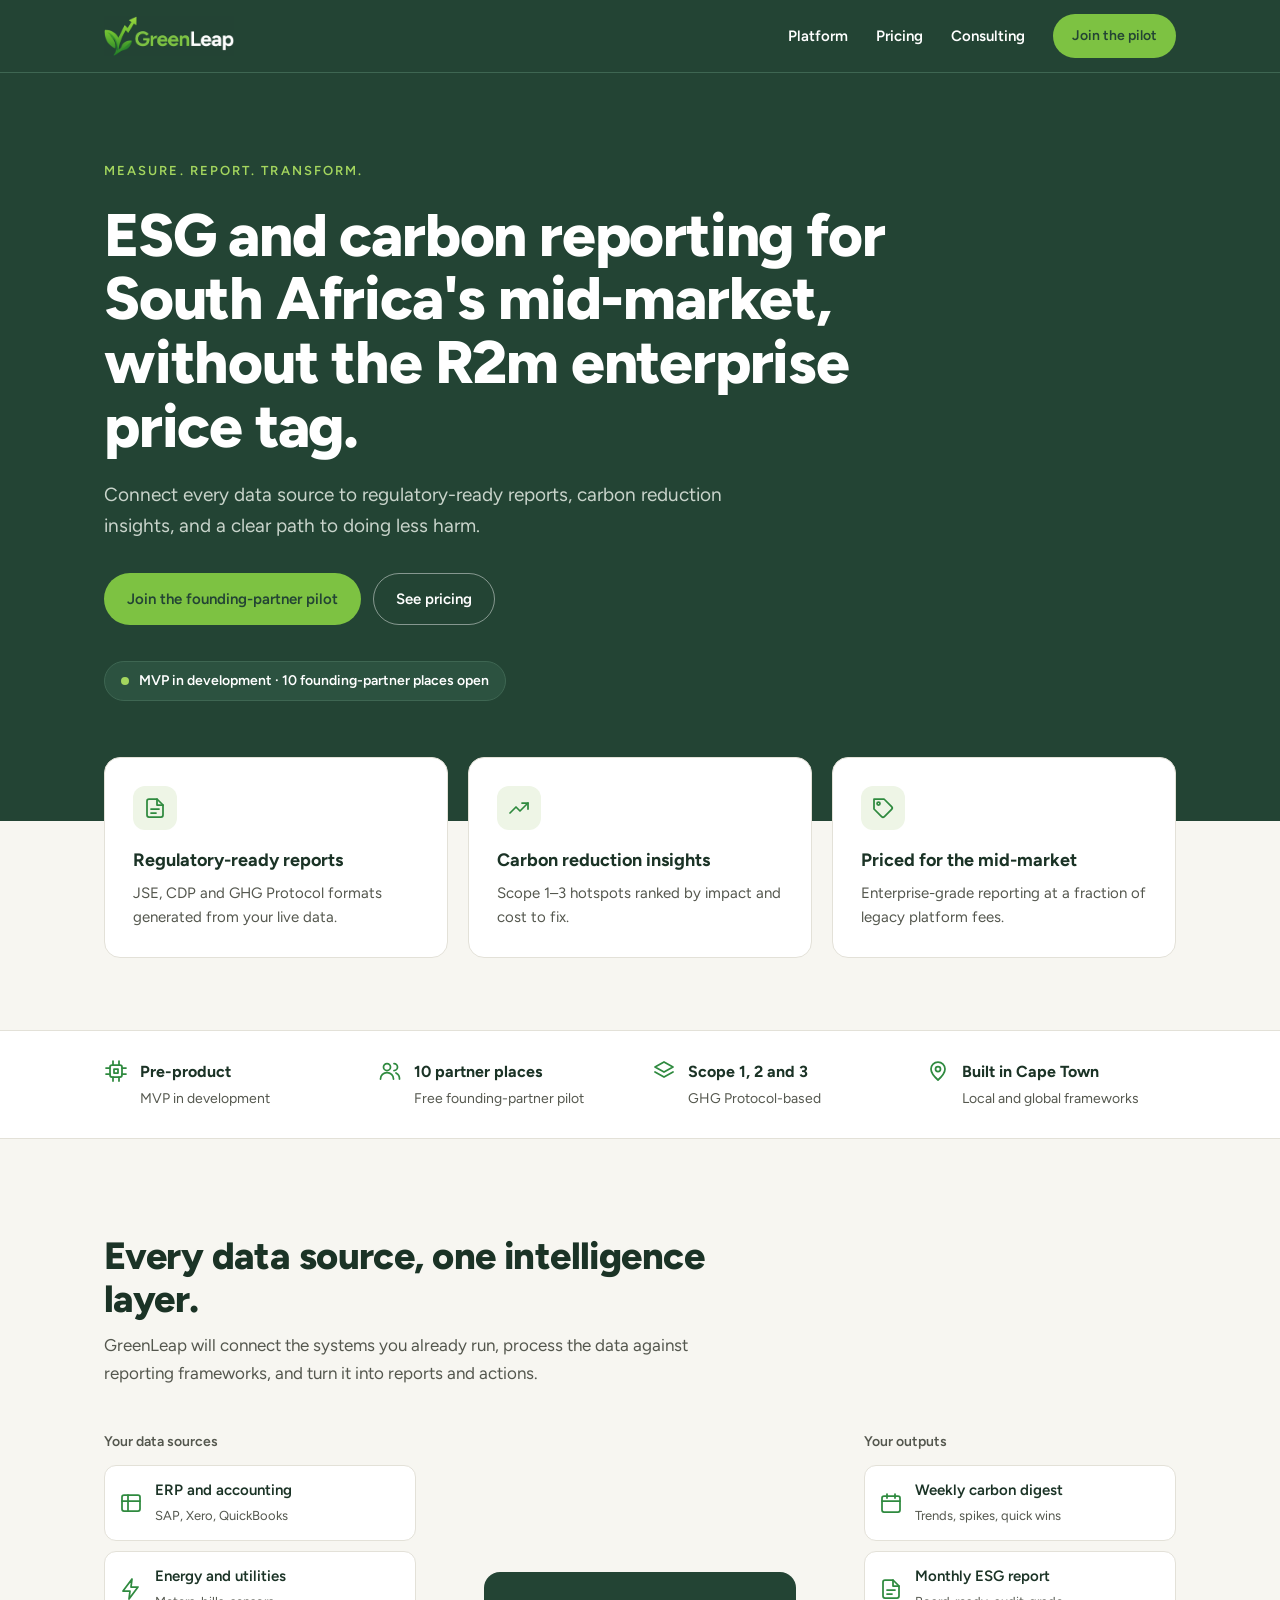
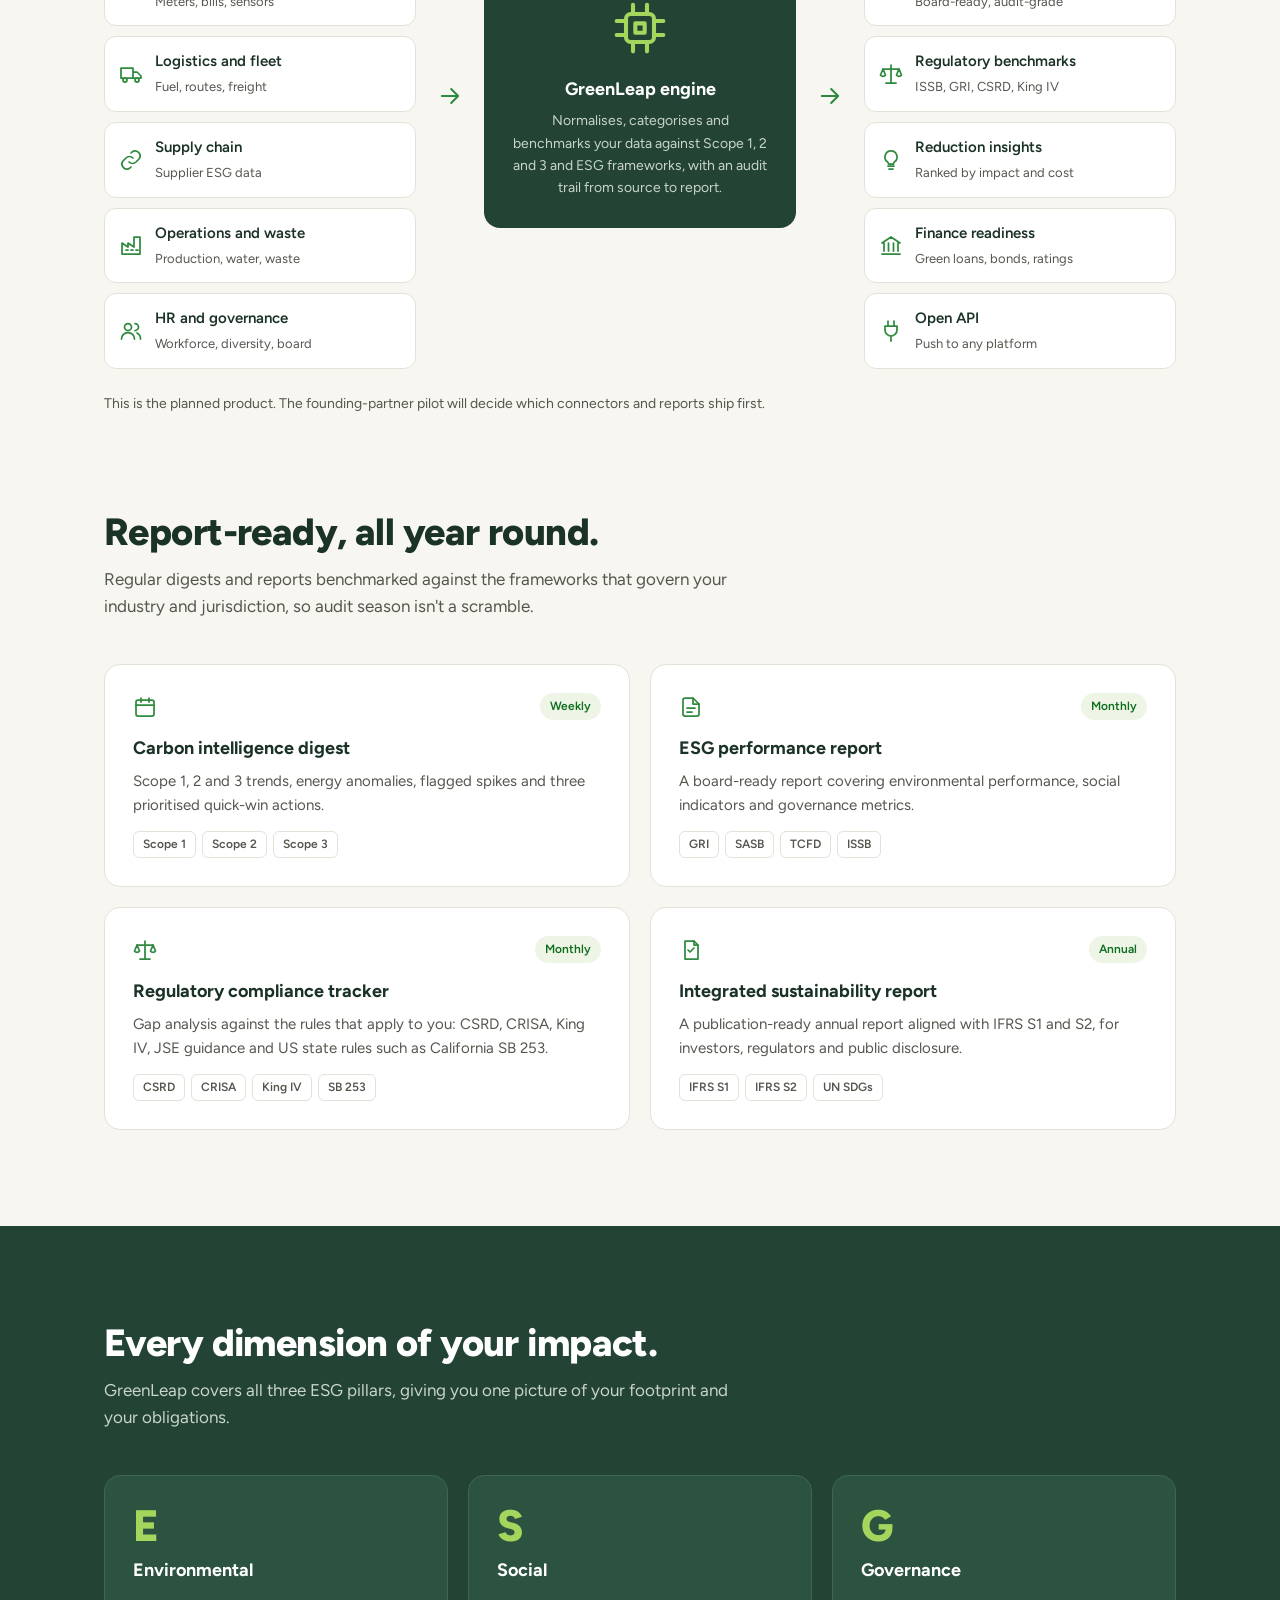
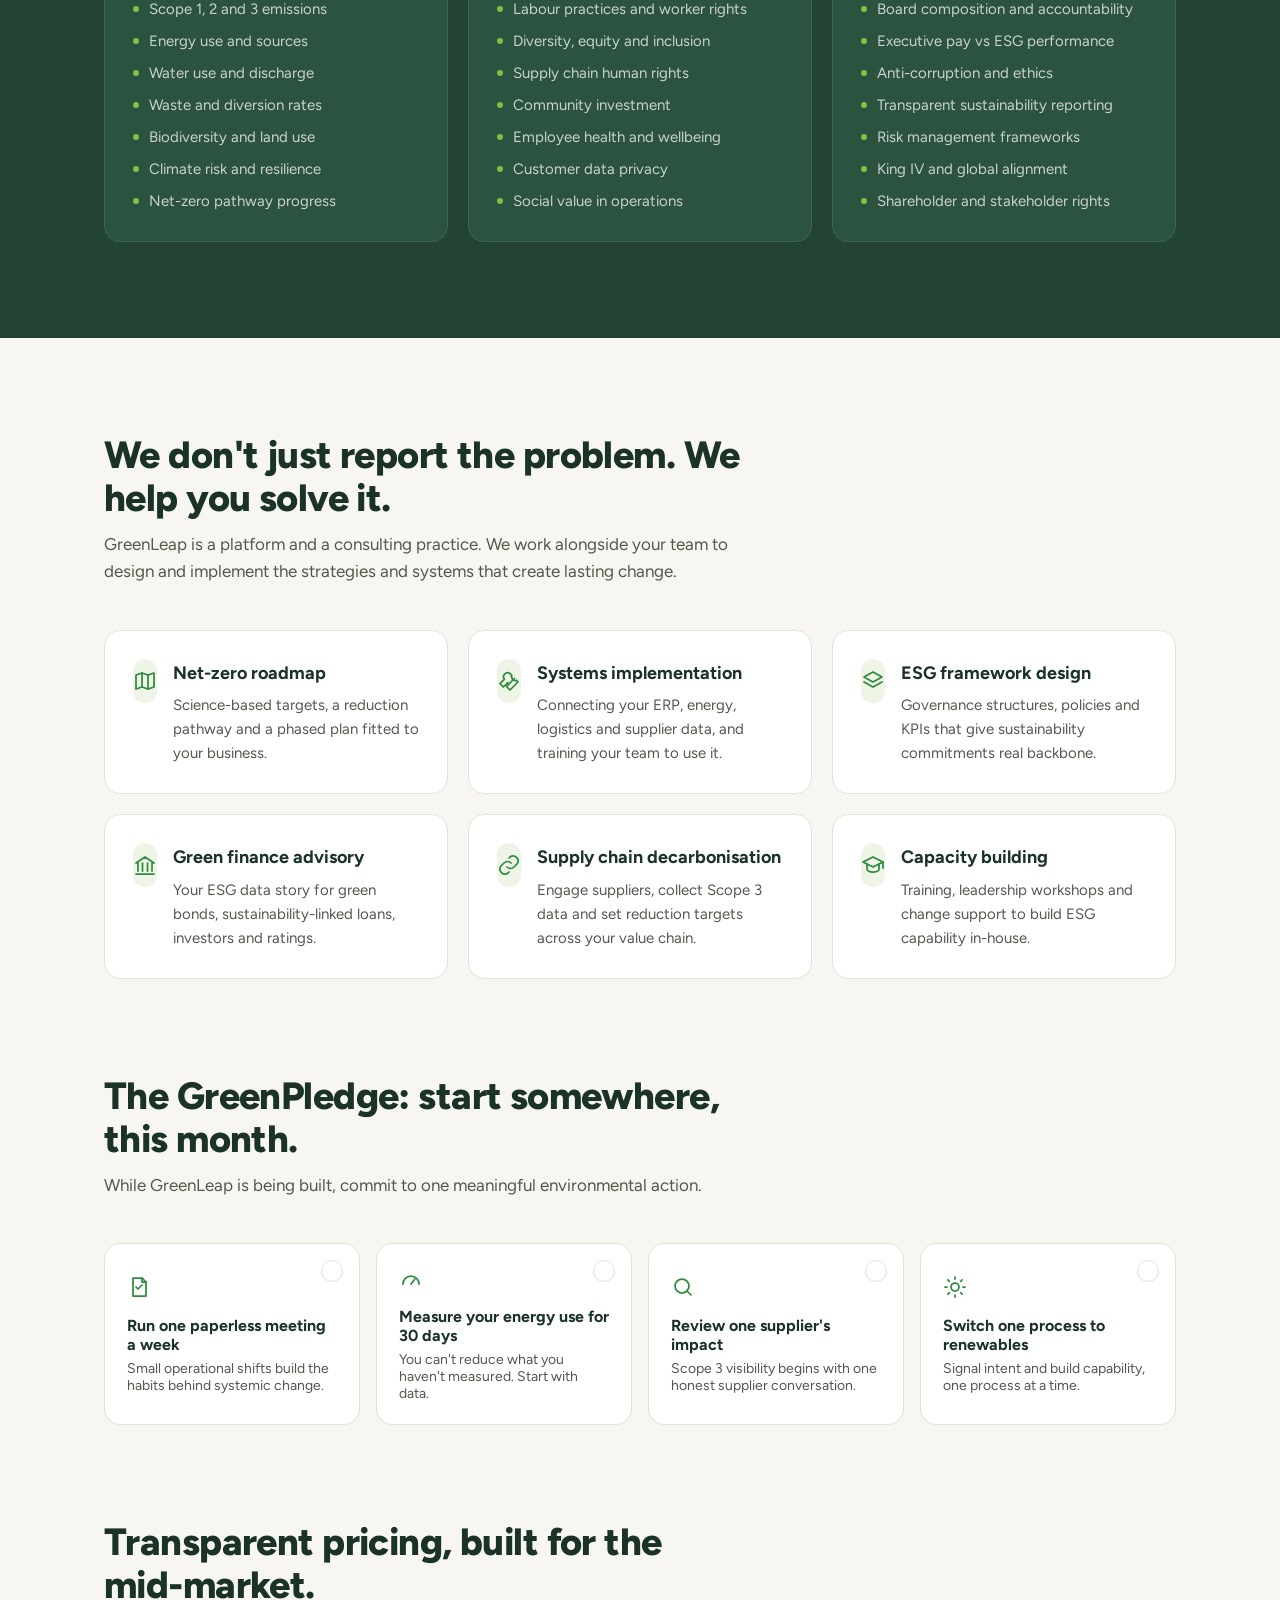
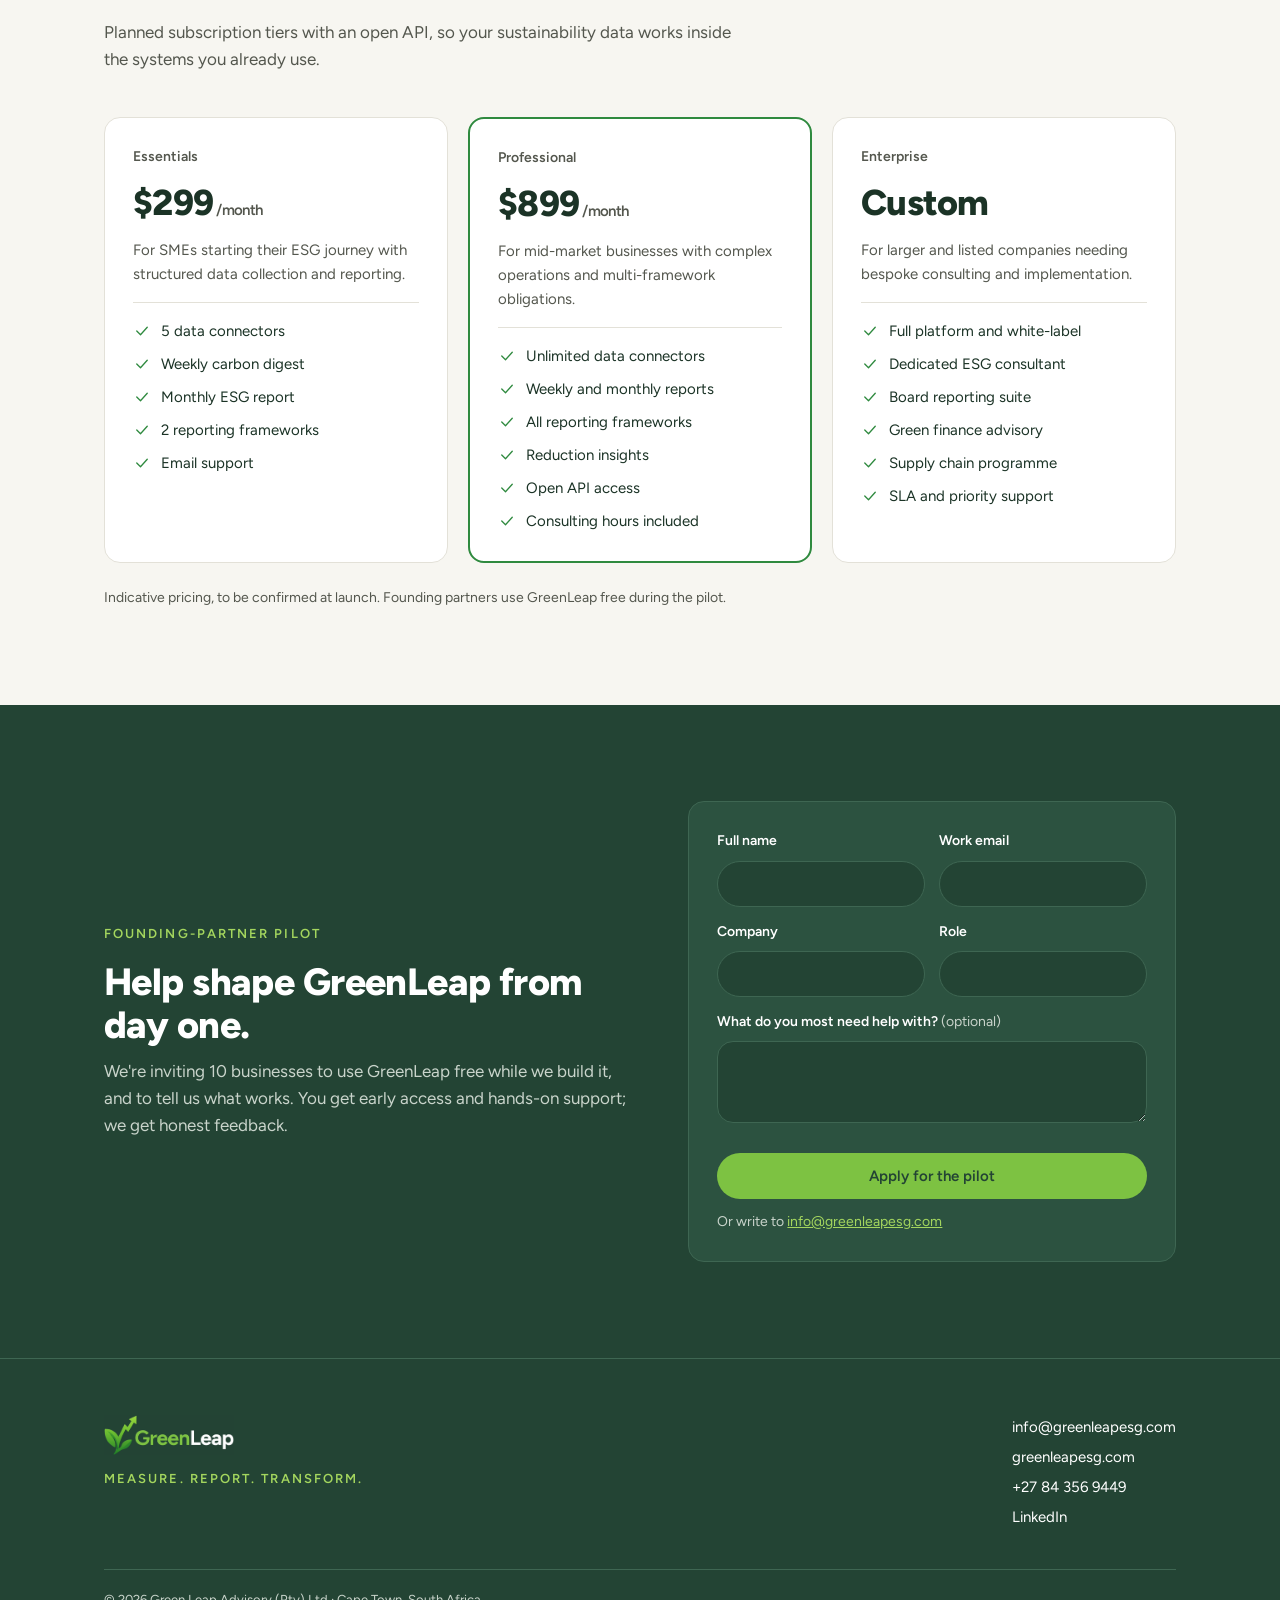
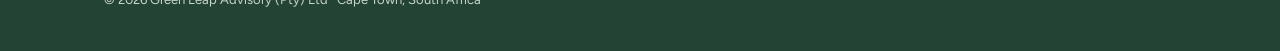
<file: index.html>
<!DOCTYPE html>
<html lang="en">
<head>
<meta charset="UTF-8">
<meta name="viewport" content="width=device-width, initial-scale=1.0">
<title>GreenLeap — ESG and carbon reporting for the mid-market</title>
<meta name="description" content="GreenLeap is building ESG and carbon reporting for South Africa's mid-market. MVP in development — founding-partner pilot now open.">
<link rel="canonical" href="https://greenleapesg.com/">
<meta name="theme-color" content="#234434">
<meta property="og:type" content="website">
<meta property="og:site_name" content="GreenLeap">
<meta property="og:url" content="https://greenleapesg.com/">
<meta property="og:title" content="GreenLeap — Measure. Report. Transform.">
<meta property="og:description" content="ESG and carbon reporting for South Africa's mid-market. Founding-partner pilot now open.">
<meta property="og:image" content="https://greenleapesg.com/assets/og-image.png">
<meta property="og:image:width" content="1200">
<meta property="og:image:height" content="687">
<meta name="twitter:card" content="summary_large_image">
<meta name="twitter:title" content="GreenLeap — Measure. Report. Transform.">
<meta name="twitter:description" content="ESG and carbon reporting for South Africa's mid-market. Founding-partner pilot now open.">
<meta name="twitter:image" content="https://greenleapesg.com/assets/og-image.png">
<link rel="icon" type="image/png" href="assets/favicon-64.png">
<link rel="apple-touch-icon" href="assets/apple-touch-icon.png">
<link rel="manifest" href="site.webmanifest">
<script type="application/ld+json">
{"@context":"https://schema.org","@type":"Organization","name":"GreenLeap","legalName":"Green Leap Advisory (Pty) Ltd","url":"https://greenleapesg.com/","logo":"https://greenleapesg.com/assets/icon-512.png","slogan":"Measure. Report. Transform.","address":{"@type":"PostalAddress","addressLocality":"Cape Town","addressCountry":"ZA"}}
</script>
<link rel="preconnect" href="https://fonts.googleapis.com">
<link rel="preconnect" href="https://fonts.gstatic.com" crossorigin>
<link href="https://fonts.googleapis.com/css2?family=Figtree:wght@400;600;700;800&display=swap" rel="stylesheet">
<link rel="stylesheet" href="css/styles.css">
</head>
<body>

<!-- Line-icon set: 24px grid, 1.75 stroke, round caps (brand iconography) -->
<svg width="0" height="0" style="position:absolute" aria-hidden="true">
  <symbol id="i-report" viewBox="0 0 24 24"><path d="M14 3H6a2 2 0 0 0-2 2v14a2 2 0 0 0 2 2h12a2 2 0 0 0 2-2V9z"/><path d="M14 3v6h6M8 13h8M8 17h5"/></symbol>
  <symbol id="i-trend" viewBox="0 0 24 24"><path d="M3 17l6-6 4 4 8-8"/><path d="M15 7h6v6"/></symbol>
  <symbol id="i-tag" viewBox="0 0 24 24"><path d="M20.6 13.4l-7.2 7.2a2 2 0 0 1-2.8 0L3 13V3h10l7.6 7.6a2 2 0 0 1 0 2.8z"/><circle cx="7.5" cy="7.5" r="1.5"/></symbol>
  <symbol id="i-ledger" viewBox="0 0 24 24"><rect x="3" y="4" width="18" height="16" rx="2"/><path d="M3 10h18M9 4v16"/></symbol>
  <symbol id="i-bolt" viewBox="0 0 24 24"><path d="M13 2L4 14h7l-1 8 9-12h-7z"/></symbol>
  <symbol id="i-truck" viewBox="0 0 24 24"><path d="M2 6h12v10H2zM14 10h4l4 4v2h-8z"/><circle cx="6" cy="18" r="2"/><circle cx="18" cy="18" r="2"/></symbol>
  <symbol id="i-link" viewBox="0 0 24 24"><path d="M10 14a5 5 0 0 0 7 0l3-3a5 5 0 0 0-7-7l-1 1"/><path d="M14 10a5 5 0 0 0-7 0l-3 3a5 5 0 0 0 7 7l1-1"/></symbol>
  <symbol id="i-factory" viewBox="0 0 24 24"><path d="M3 21V10l6 4v-4l6 4V4h6v17z"/><path d="M7 17h2M12 17h2M17 17h2"/></symbol>
  <symbol id="i-people" viewBox="0 0 24 24"><circle cx="9" cy="8" r="3.5"/><path d="M2.5 20a6.5 6.5 0 0 1 13 0"/><path d="M16 4.5a3.5 3.5 0 0 1 0 7M18 14a6.5 6.5 0 0 1 3.5 6"/></symbol>
  <symbol id="i-calendar" viewBox="0 0 24 24"><rect x="3" y="5" width="18" height="16" rx="2"/><path d="M3 10h18M8 3v4M16 3v4"/></symbol>
  <symbol id="i-scale" viewBox="0 0 24 24"><path d="M12 3v18M7 21h10M4 7h16"/><path d="M4 7l-2.5 6a3 3 0 0 0 5 0zM20 7l-2.5 6a3 3 0 0 0 5 0z"/></symbol>
  <symbol id="i-bulb" viewBox="0 0 24 24"><path d="M9 18h6M10 21h4"/><path d="M12 3a6 6 0 0 0-3.5 10.9c.6.5 1 1.2 1 2.1h5c0-.9.4-1.6 1-2.1A6 6 0 0 0 12 3z"/></symbol>
  <symbol id="i-bank" viewBox="0 0 24 24"><path d="M3 10l9-6 9 6M5 10v8M9.5 10v8M14.5 10v8M19 10v8M3 21h18"/></symbol>
  <symbol id="i-plug" viewBox="0 0 24 24"><path d="M9 2v5M15 2v5M6 7h12v4a6 6 0 0 1-12 0zM12 17v5"/></symbol>
  <symbol id="i-map" viewBox="0 0 24 24"><path d="M9 4L3 6v14l6-2 6 2 6-2V4l-6 2z"/><path d="M9 4v14M15 6v14"/></symbol>
  <symbol id="i-wrench" viewBox="0 0 24 24"><path d="M14.7 6.3a4 4 0 0 0 5 5L21 13l-8 8-3.5-3.5 8-8M14.7 6.3L13 4.6a4 4 0 0 0-5.6 5.6L3 14.6 6.4 18l4.4-4.4"/></symbol>
  <symbol id="i-layers" viewBox="0 0 24 24"><path d="M12 3l9 5-9 5-9-5z"/><path d="M3 13l9 5 9-5"/></symbol>
  <symbol id="i-cap" viewBox="0 0 24 24"><path d="M2 9l10-5 10 5-10 5z"/><path d="M6 11v5c0 1.7 2.7 3 6 3s6-1.3 6-3v-5M22 9v6"/></symbol>
  <symbol id="i-file" viewBox="0 0 24 24"><path d="M6 3h9l4 4v14H6z"/><path d="M15 3v4h4"/><path d="M9 12l2 2 4-4"/></symbol>
  <symbol id="i-gauge" viewBox="0 0 24 24"><path d="M4 18a8 8 0 1 1 16 0"/><path d="M12 18l4-5"/></symbol>
  <symbol id="i-search" viewBox="0 0 24 24"><circle cx="11" cy="11" r="7"/><path d="M20 20l-4-4"/></symbol>
  <symbol id="i-sun" viewBox="0 0 24 24"><circle cx="12" cy="12" r="4"/><path d="M12 2v2M12 20v2M4.9 4.9l1.4 1.4M17.7 17.7l1.4 1.4M2 12h2M20 12h2M4.9 19.1l1.4-1.4M17.7 6.3l1.4-1.4"/></symbol>
  <symbol id="i-check" viewBox="0 0 24 24"><path d="M5 12l5 5 9-10"/></symbol>
  <symbol id="i-arrow" viewBox="0 0 24 24"><path d="M5 12h14M13 6l6 6-6 6"/></symbol>
  <symbol id="i-pin" viewBox="0 0 24 24"><path d="M12 21s-7-6.2-7-11a7 7 0 0 1 14 0c0 4.8-7 11-7 11z"/><circle cx="12" cy="10" r="2.5"/></symbol>
  <symbol id="i-cpu" viewBox="0 0 24 24"><rect x="6" y="6" width="12" height="12" rx="2"/><path d="M10 10h4v4h-4zM9 2v4M15 2v4M9 18v4M15 18v4M2 9h4M2 15h4M18 9h4M18 15h4"/></symbol>
</svg>

<header class="nav">
  <div class="wrap">
    <a href="#top" aria-label="GreenLeap home"><img src="assets/logo-wordmark.png" alt="GreenLeap" width="130" height="40"></a>
    <button class="nav-toggle" type="button" aria-expanded="false" aria-controls="main-nav" aria-label="Open menu"><span></span><span></span><span></span></button>
    <nav class="nav-links" id="main-nav" aria-label="Main">
      <a href="#platform">Platform</a>
      <a href="#pricing">Pricing</a>
      <a href="#consulting">Consulting</a>
      <a class="btn btn-primary" href="#pilot">Join the pilot</a>
    </nav>
  </div>
</header>

<main id="top">

<!-- HERO -->
<section class="hero" aria-labelledby="hero-title">
  <div class="wrap">
    <p class="tagline">Measure. Report. Transform.</p>
    <h1 id="hero-title">ESG and carbon reporting for South Africa's mid-market, without the R2m enterprise price tag.</h1>
    <p class="lede">Connect every data source to regulatory-ready reports, carbon reduction insights, and a clear path to doing less harm.</p>
    <div class="hero-actions">
      <a class="btn btn-primary" href="#pilot">Join the founding-partner pilot</a>
      <a class="btn btn-ghost" href="#pricing">See pricing</a>
    </div>
    <span class="stage-pill"><span class="dot" aria-hidden="true"></span>MVP in development · 10 founding-partner places open</span>
  </div>
</section>

<!-- FEATURE CARDS -->
<div class="features">
  <div class="wrap feature-grid">
    <div class="card">
      <div class="icon-wrap"><svg class="icon"><use href="#i-report"/></svg></div>
      <h3>Regulatory-ready reports</h3>
      <p>JSE, CDP and GHG Protocol formats generated from your live data.</p>
    </div>
    <div class="card">
      <div class="icon-wrap"><svg class="icon"><use href="#i-trend"/></svg></div>
      <h3>Carbon reduction insights</h3>
      <p>Scope 1–3 hotspots ranked by impact and cost to fix.</p>
    </div>
    <div class="card">
      <div class="icon-wrap"><svg class="icon"><use href="#i-tag"/></svg></div>
      <h3>Priced for the mid-market</h3>
      <p>Enterprise-grade reporting at a fraction of legacy platform fees.</p>
    </div>
  </div>
</div>

<!-- STAGE -->
<div class="stage" style="margin-top:72px">
  <div class="wrap stage-grid">
    <div class="stage-item"><svg class="icon"><use href="#i-cpu"/></svg><div><strong>Pre-product</strong><span>MVP in development</span></div></div>
    <div class="stage-item"><svg class="icon"><use href="#i-people"/></svg><div><strong>10 partner places</strong><span>Free founding-partner pilot</span></div></div>
    <div class="stage-item"><svg class="icon"><use href="#i-layers"/></svg><div><strong>Scope 1, 2 and 3</strong><span>GHG Protocol-based</span></div></div>
    <div class="stage-item"><svg class="icon"><use href="#i-pin"/></svg><div><strong>Built in Cape Town</strong><span>Local and global frameworks</span></div></div>
  </div>
</div>

<!-- HOW IT WORKS -->
<section id="platform" aria-labelledby="platform-title">
  <div class="wrap">
    <div class="section-head">
      <h2 id="platform-title">Every data source, one intelligence layer.</h2>
      <p>GreenLeap will connect the systems you already run, process the data against reporting frameworks, and turn it into reports and actions.</p>
    </div>
    <div class="flow">
      <div class="flow-col">
        <h3>Your data sources</h3>
        <ul class="flow-list">
          <li><svg class="icon"><use href="#i-ledger"/></svg><div><b>ERP and accounting</b><small>SAP, Xero, QuickBooks</small></div></li>
          <li><svg class="icon"><use href="#i-bolt"/></svg><div><b>Energy and utilities</b><small>Meters, bills, sensors</small></div></li>
          <li><svg class="icon"><use href="#i-truck"/></svg><div><b>Logistics and fleet</b><small>Fuel, routes, freight</small></div></li>
          <li><svg class="icon"><use href="#i-link"/></svg><div><b>Supply chain</b><small>Supplier ESG data</small></div></li>
          <li><svg class="icon"><use href="#i-factory"/></svg><div><b>Operations and waste</b><small>Production, water, waste</small></div></li>
          <li><svg class="icon"><use href="#i-people"/></svg><div><b>HR and governance</b><small>Workforce, diversity, board</small></div></li>
        </ul>
      </div>
      <div class="flow-arrow" aria-hidden="true"><svg class="icon"><use href="#i-arrow"/></svg></div>
      <div class="engine on-dark">
        <svg class="icon" aria-hidden="true"><use href="#i-cpu"/></svg>
        <h3>GreenLeap engine</h3>
        <p>Normalises, categorises and benchmarks your data against Scope 1, 2 and 3 and ESG frameworks, with an audit trail from source to report.</p>
      </div>
      <div class="flow-arrow" aria-hidden="true"><svg class="icon"><use href="#i-arrow"/></svg></div>
      <div class="flow-col">
        <h3>Your outputs</h3>
        <ul class="flow-list">
          <li><svg class="icon"><use href="#i-calendar"/></svg><div><b>Weekly carbon digest</b><small>Trends, spikes, quick wins</small></div></li>
          <li><svg class="icon"><use href="#i-report"/></svg><div><b>Monthly ESG report</b><small>Board-ready, audit-grade</small></div></li>
          <li><svg class="icon"><use href="#i-scale"/></svg><div><b>Regulatory benchmarks</b><small>ISSB, GRI, CSRD, King IV</small></div></li>
          <li><svg class="icon"><use href="#i-bulb"/></svg><div><b>Reduction insights</b><small>Ranked by impact and cost</small></div></li>
          <li><svg class="icon"><use href="#i-bank"/></svg><div><b>Finance readiness</b><small>Green loans, bonds, ratings</small></div></li>
          <li><svg class="icon"><use href="#i-plug"/></svg><div><b>Open API</b><small>Push to any platform</small></div></li>
        </ul>
      </div>
    </div>
    <p class="note">This is the planned product. The founding-partner pilot will decide which connectors and reports ship first.</p>
  </div>
</section>

<!-- REPORTING -->
<section style="padding-top:0" aria-labelledby="reports-title">
  <div class="wrap">
    <div class="section-head">
      <h2 id="reports-title">Report-ready, all year round.</h2>
      <p>Regular digests and reports benchmarked against the frameworks that govern your industry and jurisdiction, so audit season isn't a scramble.</p>
    </div>
    <div class="report-grid">
      <div class="card">
        <div class="report-top"><svg class="icon"><use href="#i-calendar"/></svg><span class="freq">Weekly</span></div>
        <h3>Carbon intelligence digest</h3>
        <p>Scope 1, 2 and 3 trends, energy anomalies, flagged spikes and three prioritised quick-win actions.</p>
        <div class="tags"><span class="tag">Scope 1</span><span class="tag">Scope 2</span><span class="tag">Scope 3</span></div>
      </div>
      <div class="card">
        <div class="report-top"><svg class="icon"><use href="#i-report"/></svg><span class="freq">Monthly</span></div>
        <h3>ESG performance report</h3>
        <p>A board-ready report covering environmental performance, social indicators and governance metrics.</p>
        <div class="tags"><span class="tag">GRI</span><span class="tag">SASB</span><span class="tag">TCFD</span><span class="tag">ISSB</span></div>
      </div>
      <div class="card">
        <div class="report-top"><svg class="icon"><use href="#i-scale"/></svg><span class="freq">Monthly</span></div>
        <h3>Regulatory compliance tracker</h3>
        <p>Gap analysis against the rules that apply to you: CSRD, CRISA, King IV, JSE guidance and US state rules such as California SB 253.</p>
        <div class="tags"><span class="tag">CSRD</span><span class="tag">CRISA</span><span class="tag">King IV</span><span class="tag">SB 253</span></div>
      </div>
      <div class="card">
        <div class="report-top"><svg class="icon"><use href="#i-file"/></svg><span class="freq">Annual</span></div>
        <h3>Integrated sustainability report</h3>
        <p>A publication-ready annual report aligned with IFRS S1 and S2, for investors, regulators and public disclosure.</p>
        <div class="tags"><span class="tag">IFRS S1</span><span class="tag">IFRS S2</span><span class="tag">UN SDGs</span></div>
      </div>
    </div>
  </div>
</section>

<!-- ESG PILLARS -->
<section class="dark on-dark" aria-labelledby="esg-title">
  <div class="wrap">
    <div class="section-head">
      <h2 id="esg-title">Every dimension of your impact.</h2>
      <p>GreenLeap covers all three ESG pillars, giving you one picture of your footprint and your obligations.</p>
    </div>
    <div class="pillars">
      <div class="pillar"><div class="letter">E</div><h3>Environmental</h3><ul><li>Scope 1, 2 and 3 emissions</li><li>Energy use and sources</li><li>Water use and discharge</li><li>Waste and diversion rates</li><li>Biodiversity and land use</li><li>Climate risk and resilience</li><li>Net-zero pathway progress</li></ul></div>
      <div class="pillar"><div class="letter">S</div><h3>Social</h3><ul><li>Labour practices and worker rights</li><li>Diversity, equity and inclusion</li><li>Supply chain human rights</li><li>Community investment</li><li>Employee health and wellbeing</li><li>Customer data privacy</li><li>Social value in operations</li></ul></div>
      <div class="pillar"><div class="letter">G</div><h3>Governance</h3><ul><li>Board composition and accountability</li><li>Executive pay vs ESG performance</li><li>Anti-corruption and ethics</li><li>Transparent sustainability reporting</li><li>Risk management frameworks</li><li>King IV and global alignment</li><li>Shareholder and stakeholder rights</li></ul></div>
    </div>
  </div>
</section>

<!-- CONSULTING -->
<section id="consulting" aria-labelledby="consult-title">
  <div class="wrap">
    <div class="section-head">
      <h2 id="consult-title">We don't just report the problem. We help you solve it.</h2>
      <p>GreenLeap is a platform and a consulting practice. We work alongside your team to design and implement the strategies and systems that create lasting change.</p>
    </div>
    <div class="consult-grid">
      <div class="card"><div class="icon-wrap"><svg class="icon"><use href="#i-map"/></svg></div><div><h3>Net-zero roadmap</h3><p>Science-based targets, a reduction pathway and a phased plan fitted to your business.</p></div></div>
      <div class="card"><div class="icon-wrap"><svg class="icon"><use href="#i-wrench"/></svg></div><div><h3>Systems implementation</h3><p>Connecting your ERP, energy, logistics and supplier data, and training your team to use it.</p></div></div>
      <div class="card"><div class="icon-wrap"><svg class="icon"><use href="#i-layers"/></svg></div><div><h3>ESG framework design</h3><p>Governance structures, policies and KPIs that give sustainability commitments real backbone.</p></div></div>
      <div class="card"><div class="icon-wrap"><svg class="icon"><use href="#i-bank"/></svg></div><div><h3>Green finance advisory</h3><p>Your ESG data story for green bonds, sustainability-linked loans, investors and ratings.</p></div></div>
      <div class="card"><div class="icon-wrap"><svg class="icon"><use href="#i-link"/></svg></div><div><h3>Supply chain decarbonisation</h3><p>Engage suppliers, collect Scope 3 data and set reduction targets across your value chain.</p></div></div>
      <div class="card"><div class="icon-wrap"><svg class="icon"><use href="#i-cap"/></svg></div><div><h3>Capacity building</h3><p>Training, leadership workshops and change support to build ESG capability in-house.</p></div></div>
    </div>
  </div>
</section>

<!-- GREENPLEDGE -->
<section style="padding-top:0" aria-labelledby="pledge-title">
  <div class="wrap">
    <div class="section-head">
      <h2 id="pledge-title">The GreenPledge: start somewhere, this month.</h2>
      <p>While GreenLeap is being built, commit to one meaningful environmental action.</p>
    </div>
    <div class="pledge-grid">
      <button type="button" class="pledge" aria-pressed="false"><span class="tick"><svg class="icon"><use href="#i-check"/></svg></span><svg class="icon"><use href="#i-file"/></svg><h3>Run one paperless meeting a week</h3><p>Small operational shifts build the habits behind systemic change.</p></button>
      <button type="button" class="pledge" aria-pressed="false"><span class="tick"><svg class="icon"><use href="#i-check"/></svg></span><svg class="icon"><use href="#i-gauge"/></svg><h3>Measure your energy use for 30 days</h3><p>You can't reduce what you haven't measured. Start with data.</p></button>
      <button type="button" class="pledge" aria-pressed="false"><span class="tick"><svg class="icon"><use href="#i-check"/></svg></span><svg class="icon"><use href="#i-search"/></svg><h3>Review one supplier's impact</h3><p>Scope 3 visibility begins with one honest supplier conversation.</p></button>
      <button type="button" class="pledge" aria-pressed="false"><span class="tick"><svg class="icon"><use href="#i-check"/></svg></span><svg class="icon"><use href="#i-sun"/></svg><h3>Switch one process to renewables</h3><p>Signal intent and build capability, one process at a time.</p></button>
    </div>
    <div class="pledge-share" id="pledge-share" hidden>
      <p class="note" id="pledge-msg" role="status"></p>
      <div class="pledge-actions">
        <a class="btn btn-dark" id="pledge-linkedin" href="#" target="_blank" rel="noopener">Share on LinkedIn</a>
        <a class="btn btn-outline" href="#pilot">Add my pledge to the pilot application</a>
      </div>
    </div>
  </div>
</section>

<!-- PRICING -->
<section id="pricing" style="padding-top:0" aria-labelledby="pricing-title">
  <div class="wrap">
    <div class="section-head">
      <h2 id="pricing-title">Transparent pricing, built for the mid-market.</h2>
      <p>Planned subscription tiers with an open API, so your sustainability data works inside the systems you already use.</p>
    </div>
    <div class="price-grid">
      <div class="card price">
        <div class="tier">Essentials</div>
        <div class="amount">$299<span> /month</span></div>
        <p>For SMEs starting their ESG journey with structured data collection and reporting.</p>
        <ul><li><svg class="icon"><use href="#i-check"/></svg>5 data connectors</li><li><svg class="icon"><use href="#i-check"/></svg>Weekly carbon digest</li><li><svg class="icon"><use href="#i-check"/></svg>Monthly ESG report</li><li><svg class="icon"><use href="#i-check"/></svg>2 reporting frameworks</li><li><svg class="icon"><use href="#i-check"/></svg>Email support</li></ul>
      </div>
      <div class="card price" style="border-color:var(--leaf);border-width:2px">
        <div class="tier">Professional</div>
        <div class="amount">$899<span> /month</span></div>
        <p>For mid-market businesses with complex operations and multi-framework obligations.</p>
        <ul><li><svg class="icon"><use href="#i-check"/></svg>Unlimited data connectors</li><li><svg class="icon"><use href="#i-check"/></svg>Weekly and monthly reports</li><li><svg class="icon"><use href="#i-check"/></svg>All reporting frameworks</li><li><svg class="icon"><use href="#i-check"/></svg>Reduction insights</li><li><svg class="icon"><use href="#i-check"/></svg>Open API access</li><li><svg class="icon"><use href="#i-check"/></svg>Consulting hours included</li></ul>
      </div>
      <div class="card price">
        <div class="tier">Enterprise</div>
        <div class="amount">Custom</div>
        <p>For larger and listed companies needing bespoke consulting and implementation.</p>
        <ul><li><svg class="icon"><use href="#i-check"/></svg>Full platform and white-label</li><li><svg class="icon"><use href="#i-check"/></svg>Dedicated ESG consultant</li><li><svg class="icon"><use href="#i-check"/></svg>Board reporting suite</li><li><svg class="icon"><use href="#i-check"/></svg>Green finance advisory</li><li><svg class="icon"><use href="#i-check"/></svg>Supply chain programme</li><li><svg class="icon"><use href="#i-check"/></svg>SLA and priority support</li></ul>
      </div>
    </div>
    <p class="note">Indicative pricing, to be confirmed at launch. Founding partners use GreenLeap free during the pilot.</p>
  </div>
</section>

<!-- PILOT -->
<section id="pilot" class="dark on-dark" aria-labelledby="pilot-title">
  <div class="wrap pilot">
    <div>
      <p class="tagline">Founding-partner pilot</p>
      <h2 id="pilot-title">Help shape GreenLeap from day one.</h2>
      <p style="color:var(--mist);font-size:17px">We're inviting 10 businesses to use GreenLeap free while we build it, and to tell us what works. You get early access and hands-on support; we get honest feedback.</p>
    </div>
    <form class="pilot-form" id="pilot-form" novalidate>
      <div class="field-grid">
        <div class="field">
          <label for="pilot-name">Full name</label>
          <input type="text" id="pilot-name" name="name" autocomplete="name" required>
        </div>
        <div class="field">
          <label for="pilot-email">Work email</label>
          <input type="email" id="pilot-email" name="email" autocomplete="email" required>
        </div>
        <div class="field">
          <label for="pilot-company">Company</label>
          <input type="text" id="pilot-company" name="company" autocomplete="organization" required>
        </div>
        <div class="field">
          <label for="pilot-role">Role</label>
          <input type="text" id="pilot-role" name="role" autocomplete="organization-title">
        </div>
        <div class="field field-wide">
          <label for="pilot-need">What do you most need help with? <span class="opt">(optional)</span></label>
          <textarea id="pilot-need" name="need" rows="3"></textarea>
        </div>
      </div>
      <input type="hidden" name="pledge" id="pilot-pledge">
      <div class="hp" aria-hidden="true"><label for="pilot-website">Website</label><input type="text" id="pilot-website" name="website" tabindex="-1" autocomplete="off"></div>
      <button class="btn btn-primary btn-block" type="submit">Apply for the pilot</button>
      <p class="msg" id="pilot-msg" role="status">Or write to <a href="mailto:info@greenleapesg.com">info@greenleapesg.com</a></p>
    </form>
  </div>
</section>

</main>

<footer class="on-dark">
  <div class="wrap">
    <div class="foot">
      <div>
        <img src="assets/logo-wordmark.png" alt="GreenLeap" width="130" height="40">
        <p class="tagline">Measure. Report. Transform.</p>
      </div>
      <div class="foot-contact">
        <a href="mailto:info@greenleapesg.com">info@greenleapesg.com</a>
        <a href="https://greenleapesg.com">greenleapesg.com</a>
        <a href="tel:+27843569449">+27 84 356 9449</a>
        <a href="https://www.linkedin.com/in/andrew-james-stewart/" target="_blank" rel="noopener">LinkedIn</a>
      </div>
    </div>
    <p class="copy">© <span id="year">2026</span> Green Leap Advisory (Pty) Ltd · Cape Town, South Africa</p>
  </div>
</footer>

<script src="js/main.js" defer></script>
</body>
</html>
</file>
<file: css/styles.css>
/* GreenLeap brand tokens — Brand Guide 2026 */
:root{
  --forest:#234434;      /* Forest Ground — primary ground */
  --forest-2:#2C5240;    /* raised surface on Forest Ground */
  --forest-line:#3E6652; /* rules on Forest Ground */
  --signal:#7DC242;      /* Signal Green — "Green" on dark, leaves */
  --lime:#A4D65E;        /* Growth Lime — dark grounds only */
  --leaf:#2F8A3F;        /* Leaf Green — icons, links, light-ground accents */
  --root:#0E6E1E;        /* Deep Root — stem base, leaf shade */
  --green-light:#3D9030; /* "Green" on light grounds */
  --white:#FFFFFF;
  --paper:#F7F6F1;       /* light page ground */
  --ink:#1B3326;         /* text on light */
  --ink-2:#54574E;       /* secondary text on light */
  --mist:#C9D4CB;        /* secondary text on dark */
  --line:#E3E1D8;        /* rules on light */
  --radius:16px;
  --font:'Figtree',Helvetica,Arial,sans-serif;
}
*{box-sizing:border-box;margin:0;padding:0}
html{scroll-behavior:smooth}
@media(prefers-reduced-motion:reduce){html{scroll-behavior:auto}}
body{font-family:var(--font);font-size:16px;line-height:1.6;color:var(--ink);background:var(--paper);-webkit-font-smoothing:antialiased}
a{color:var(--leaf)}
a:focus-visible,button:focus-visible,input:focus-visible{outline:3px solid var(--signal);outline-offset:3px;border-radius:6px}
.wrap{max-width:1120px;margin:0 auto;padding:0 24px}
.icon{width:24px;height:24px;fill:none;stroke:var(--leaf);stroke-width:1.75;stroke-linecap:round;stroke-linejoin:round;flex-shrink:0}
.on-dark .icon{stroke:var(--lime)}
.tagline{font-weight:600;font-size:13px;text-transform:uppercase;letter-spacing:.16em}

/* Buttons */
.btn{display:inline-flex;align-items:center;justify-content:center;gap:8px;font-family:var(--font);font-weight:600;font-size:15px;padding:13px 22px;border-radius:999px;border:1.5px solid transparent;cursor:pointer;text-decoration:none;white-space:nowrap}
.btn-primary{background:var(--signal);color:var(--forest)}
.btn-primary:hover{background:var(--lime)}
.btn-ghost{background:transparent;color:var(--white);border-color:rgba(255,255,255,.45)}
.btn-ghost:hover{border-color:var(--white)}
.btn-dark{background:var(--forest);color:var(--white)}
.btn-dark:hover{background:var(--root)}

/* Nav */
.nav{background:var(--forest);position:sticky;top:0;z-index:50;border-bottom:1px solid var(--forest-line)}
.nav .wrap{display:flex;align-items:center;justify-content:space-between;height:72px;gap:24px}
.nav img{height:40px;width:auto;display:block}
.nav-links{display:flex;align-items:center;gap:28px}
.nav-links a:not(.btn){color:var(--white);text-decoration:none;font-weight:600;font-size:15px}
.nav-links a:not(.btn):hover{color:var(--lime)}
.nav .btn{padding:10px 18px;font-size:14px}
@media(max-width:760px){.nav-links a:not(.btn){display:none}}

/* Hero */
.hero{background:var(--forest);color:var(--white);padding:88px 0 120px}
.hero .tagline{color:var(--lime);margin-bottom:22px}
.hero h1{font-weight:800;font-size:clamp(36px,5.4vw,60px);line-height:1.06;letter-spacing:-.02em;max-width:22ch;margin-bottom:22px}
.hero p.lede{font-size:19px;color:var(--mist);max-width:56ch;margin-bottom:32px}
.hero-actions{display:flex;gap:12px;flex-wrap:wrap;margin-bottom:36px}
.stage-pill{display:inline-flex;align-items:center;gap:10px;font-size:14px;font-weight:600;color:var(--white);background:var(--forest-2);border:1px solid var(--forest-line);padding:8px 16px;border-radius:999px}
.stage-pill .dot{width:8px;height:8px;border-radius:50%;background:var(--lime)}

/* Feature cards overlapping hero (as in brand guide website mock) */
.features{margin-top:-64px;position:relative}
.feature-grid{display:grid;grid-template-columns:repeat(3,1fr);gap:20px}
@media(max-width:860px){.feature-grid{grid-template-columns:1fr}}
.card{background:var(--white);border:1px solid var(--line);border-radius:var(--radius);padding:28px}
.card .icon-wrap{width:44px;height:44px;border-radius:12px;background:#EEF5E6;display:flex;align-items:center;justify-content:center;margin-bottom:16px}
.card h3{font-size:18px;font-weight:700;margin-bottom:6px}
.card p{font-size:15px;color:var(--ink-2)}

/* Sections */
section{padding:96px 0}
.section-head{max-width:640px;margin-bottom:44px}
h2{font-weight:800;font-size:clamp(28px,3.4vw,38px);line-height:1.12;letter-spacing:-.015em;margin-bottom:12px}
.section-head p{font-size:17px;color:var(--ink-2)}
.dark{background:var(--forest);color:var(--white)}
.dark .section-head p{color:var(--mist)}

/* Stage strip */
.stage{border-top:1px solid var(--line);border-bottom:1px solid var(--line);background:var(--white);padding:28px 0}
.stage-grid{display:grid;grid-template-columns:repeat(4,1fr);gap:24px}
@media(max-width:760px){.stage-grid{grid-template-columns:1fr 1fr}}
.stage-item{display:flex;gap:12px;align-items:flex-start}
.stage-item strong{display:block;font-size:16px}
.stage-item span{font-size:14px;color:var(--ink-2)}

/* Flow */
.flow{display:grid;grid-template-columns:1fr auto 1fr auto 1fr;gap:20px;align-items:center}
@media(max-width:860px){.flow{grid-template-columns:1fr}.flow-arrow{transform:rotate(90deg);justify-self:center}}
.flow-col h3{font-size:14px;font-weight:600;color:var(--ink-2);margin-bottom:12px}
.flow-list{list-style:none;display:flex;flex-direction:column;gap:10px}
.flow-list li{display:flex;gap:12px;align-items:center;background:var(--white);border:1px solid var(--line);border-radius:12px;padding:12px 14px}
.flow-list b{display:block;font-size:15px;font-weight:600}
.flow-list small{font-size:13px;color:var(--ink-2)}
.engine{background:var(--forest);color:var(--white);border-radius:var(--radius);padding:28px;text-align:center}
.engine svg{width:56px;height:56px;margin-bottom:12px}
.engine h3{font-size:18px;font-weight:700;margin-bottom:6px}
.engine p{font-size:14px;color:var(--mist)}
.flow-arrow .icon{width:28px;height:28px}
.note{font-size:14px;color:var(--ink-2);margin-top:24px}

/* Reports */
.report-grid{display:grid;grid-template-columns:repeat(2,1fr);gap:20px}
@media(max-width:760px){.report-grid{grid-template-columns:1fr}}
.report-top{display:flex;justify-content:space-between;align-items:center;margin-bottom:14px}
.freq{font-size:12px;font-weight:600;padding:4px 10px;border-radius:999px;background:#EEF5E6;color:var(--root)}
.tags{display:flex;flex-wrap:wrap;gap:6px;margin-top:14px}
.tag{font-size:12px;font-weight:600;padding:3px 9px;border-radius:6px;border:1px solid var(--line);color:var(--ink-2)}

/* ESG pillars (dark) */
.pillars{display:grid;grid-template-columns:repeat(3,1fr);gap:20px}
@media(max-width:860px){.pillars{grid-template-columns:1fr}}
.pillar{background:var(--forest-2);border:1px solid var(--forest-line);border-radius:var(--radius);padding:28px}
.pillar .letter{font-size:44px;font-weight:800;line-height:1;color:var(--lime);margin-bottom:8px}
.pillar h3{font-size:18px;font-weight:700;margin-bottom:12px}
.pillar ul{list-style:none;display:flex;flex-direction:column;gap:8px}
.pillar li{font-size:15px;color:var(--mist);padding-left:16px;position:relative}
.pillar li::before{content:'';position:absolute;left:0;top:.62em;width:6px;height:6px;border-radius:50%;background:var(--signal)}

/* Consulting */
.consult-grid{display:grid;grid-template-columns:repeat(3,1fr);gap:20px}
@media(max-width:860px){.consult-grid{grid-template-columns:1fr}}
.consult-grid .card{display:flex;gap:16px}
.consult-grid .card .icon-wrap{margin-bottom:0}

/* Pledge */
.pledge-grid{display:grid;grid-template-columns:repeat(4,1fr);gap:16px}
@media(max-width:860px){.pledge-grid{grid-template-columns:1fr 1fr}}
@media(max-width:520px){.pledge-grid{grid-template-columns:1fr}}
.pledge{font-family:var(--font);text-align:left;background:var(--white);border:1.5px solid var(--line);border-radius:var(--radius);padding:22px;cursor:pointer;color:var(--ink);position:relative}
.pledge:hover{border-color:var(--leaf)}
.pledge[aria-pressed="true"]{border-color:var(--leaf);background:#F1F7EA}
.pledge h3{font-size:16px;font-weight:700;margin:14px 0 6px}
.pledge p{font-size:14px;color:var(--ink-2)}
.pledge .tick{position:absolute;top:16px;right:16px;width:22px;height:22px;border-radius:50%;border:1.5px solid var(--line);display:flex;align-items:center;justify-content:center}
.pledge .tick svg{width:14px;height:14px;stroke:var(--white);opacity:0}
.pledge[aria-pressed="true"] .tick{background:var(--leaf);border-color:var(--leaf)}
.pledge[aria-pressed="true"] .tick svg{opacity:1}

/* Pricing */
.price-grid{display:grid;grid-template-columns:repeat(3,1fr);gap:20px}
@media(max-width:860px){.price-grid{grid-template-columns:1fr}}
.price .tier{font-size:14px;font-weight:600;color:var(--ink-2)}
.price .amount{font-size:36px;font-weight:800;letter-spacing:-.02em;margin:6px 0}
.price .amount span{font-size:15px;font-weight:600;color:var(--ink-2)}
.price p{padding-bottom:16px;border-bottom:1px solid var(--line);margin-bottom:16px}
.price ul{list-style:none;display:flex;flex-direction:column;gap:9px}
.price li{display:flex;gap:10px;font-size:15px}
.price li .icon{width:18px;height:18px;margin-top:3px}

/* Pilot CTA */
.pilot{display:grid;grid-template-columns:1.1fr 1fr;gap:48px;align-items:center}
@media(max-width:860px){.pilot{grid-template-columns:1fr}}
.pilot .tagline{color:var(--lime);margin-bottom:16px}
.pilot-form{background:var(--forest-2);border:1px solid var(--forest-line);border-radius:var(--radius);padding:28px}
.pilot-form label{display:block;font-size:14px;font-weight:600;margin-bottom:8px}
.pilot-form .row{display:flex;gap:10px}
@media(max-width:520px){.pilot-form .row{flex-direction:column}}
.pilot-form input{flex:1;font-family:var(--font);font-size:15px;padding:13px 16px;border-radius:999px;border:1.5px solid var(--forest-line);background:var(--forest);color:var(--white)}
.pilot-form input::placeholder{color:#9FB2A6}
.pilot-form input[aria-invalid="true"]{border-color:#F2A38E}
.pilot-form .msg{font-size:14px;color:var(--mist);margin-top:12px;min-height:1.6em}
.pilot-form .msg a{color:var(--lime)}

/* Footer */
footer{background:var(--forest);color:var(--mist);padding:56px 0 40px;border-top:1px solid var(--forest-line)}
.foot{display:flex;justify-content:space-between;gap:32px;flex-wrap:wrap}
.foot img{height:40px;width:auto;display:block;margin-bottom:14px}
.foot .tagline{color:var(--lime)}
.foot-contact{display:flex;flex-direction:column;gap:6px;font-size:15px}
.foot-contact a{color:var(--white);text-decoration:none}
.foot-contact a:hover{color:var(--lime)}
.copy{font-size:13px;margin-top:40px;padding-top:20px;border-top:1px solid var(--forest-line)}

.sr-only{position:absolute;width:1px;height:1px;overflow:hidden;clip:rect(0 0 0 0);white-space:nowrap}

/* Mobile menu */
.nav-toggle{display:none;flex-direction:column;justify-content:center;gap:5px;width:44px;height:44px;padding:10px;background:transparent;border:1.5px solid var(--forest-line);border-radius:12px;cursor:pointer}
.nav-toggle span{display:block;height:2px;background:var(--white);border-radius:2px;transition:transform .2s,opacity .2s}
.nav-toggle[aria-expanded="true"] span:nth-child(1){transform:translateY(7px) rotate(45deg)}
.nav-toggle[aria-expanded="true"] span:nth-child(2){opacity:0}
.nav-toggle[aria-expanded="true"] span:nth-child(3){transform:translateY(-7px) rotate(-45deg)}
@media(max-width:760px){
  .nav-toggle{display:flex}
  .nav-links{display:none;position:absolute;top:72px;left:0;right:0;flex-direction:column;align-items:stretch;gap:4px;padding:16px 24px 24px;background:var(--forest);border-bottom:1px solid var(--forest-line)}
  .nav-links.open{display:flex}
  .nav-links.open a:not(.btn){display:block;padding:12px 0;border-bottom:1px solid var(--forest-line)}
  .nav-links .btn{margin-top:12px}
}
@media(prefers-reduced-motion:reduce){.nav-toggle span{transition:none}}

/* Extra buttons */
.btn-outline{background:transparent;color:var(--forest);border-color:var(--forest)}
.btn-outline:hover{background:var(--forest);color:var(--white)}
.btn-block{width:100%;margin-top:8px}
.btn:disabled{opacity:.6;cursor:wait}

/* Pledge share */
.pledge-share{margin-top:24px}
.pledge-share .note{margin-top:0;margin-bottom:14px}
.pledge-actions{display:flex;gap:12px;flex-wrap:wrap}
@media(max-width:520px){.pledge-actions .btn{white-space:normal;width:100%}}

/* Pilot form fields */
.field-grid{display:grid;grid-template-columns:1fr 1fr;gap:14px;margin-bottom:14px}
@media(max-width:520px){.field-grid{grid-template-columns:1fr}}
.field-wide{grid-column:1/-1}
.pilot-form input,.pilot-form textarea{width:100%}
.pilot-form textarea{font-family:var(--font);font-size:15px;padding:13px 16px;border-radius:16px;border:1.5px solid var(--forest-line);background:var(--forest);color:var(--white);resize:vertical}
.pilot-form textarea:focus-visible{outline:3px solid var(--signal);outline-offset:3px}
.pilot-form .opt{font-weight:400;color:var(--mist)}
.hp{position:absolute;left:-9999px;width:1px;height:1px;overflow:hidden}
</file>
